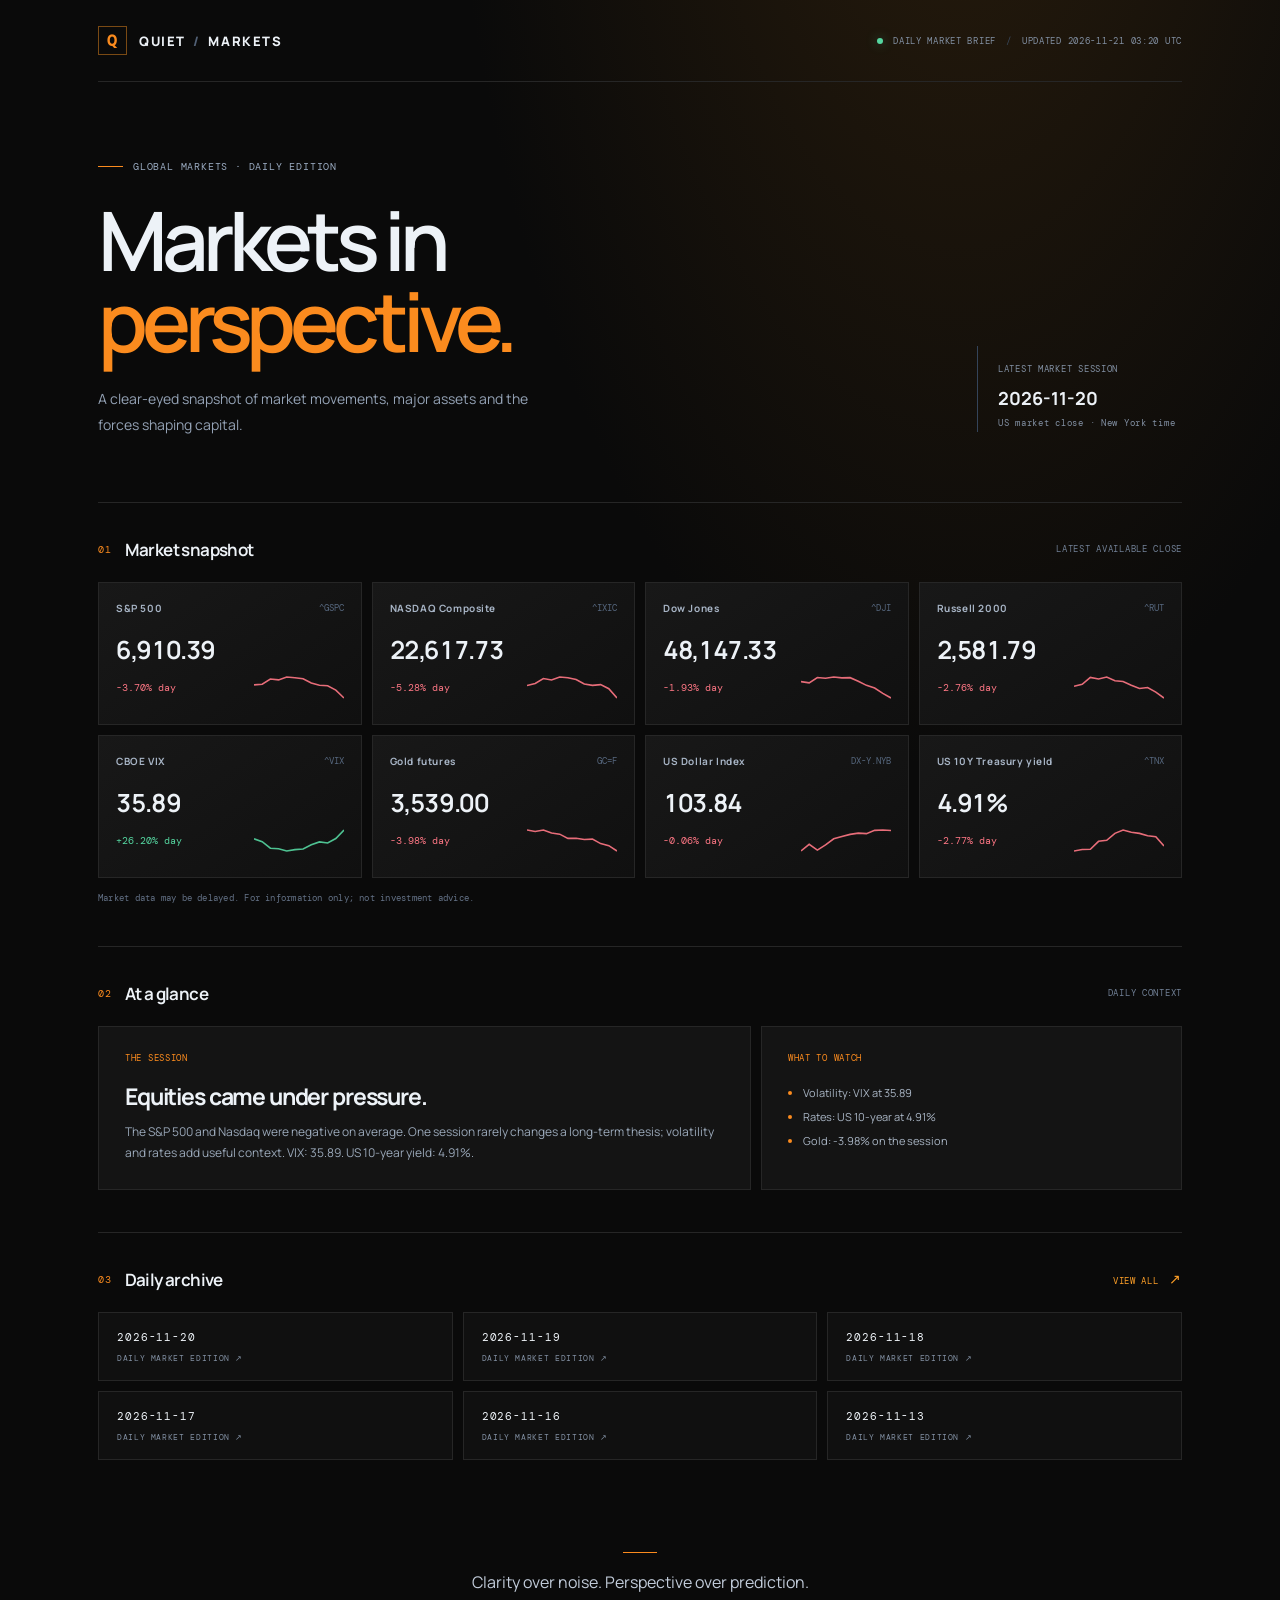
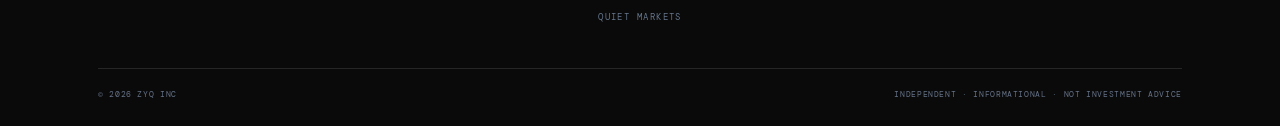
<file: index.html>
<!doctype html>
<html lang="en" data-theme="amber"><head>
<meta charset="utf-8"><meta name="viewport" content="width=device-width,initial-scale=1">
<meta name="theme-color" content="#080d16"><meta name="description" content="QUIET MARKETS — a daily snapshot of global markets.">
<title>QUIET MARKETS — Daily Market Overview</title>
<link rel="icon" href="/assets/favicon.svg" type="image/svg+xml">
<link rel="preconnect" href="https://fonts.googleapis.com"><link rel="preconnect" href="https://fonts.gstatic.com" crossorigin>
<link href="https://fonts.googleapis.com/css2?family=DM+Mono:wght@400;500&family=Manrope:wght@400;500;600;700;800&display=swap" rel="stylesheet">
<link rel="stylesheet" href="/assets/styles.css"></head>
<body><div class="shell">
<header class="topbar"><a class="brand" href="/"><span class="brand-mark">Q</span><span>QUIET <i>/</i> MARKETS</span></a>
<div class="top-meta"><span class="live-dot"></span> DAILY MARKET BRIEF <span class="top-divider">/</span><span id="updated-at">LOADING DATA</span></div></header>
<main>
<section class="hero"><div class="eyebrow"><span class="eyebrow-line"></span> GLOBAL MARKETS · DAILY EDITION</div>
<div class="hero-row"><div><h1>Markets in<br><em>perspective.</em></h1>
<p class="hero-copy">A clear-eyed snapshot of market movements, major assets and the forces shaping capital.</p></div>
<div class="date-panel"><div class="date-label">LATEST MARKET SESSION</div><div class="date-value" id="session-date">—</div><div class="date-sub">US market close · New York time</div></div></div></section>
<section class="section"><div class="section-heading"><div><span class="section-index">01</span><h2>Market snapshot</h2></div><span class="section-note">LATEST AVAILABLE CLOSE</span></div>
<div class="market-grid" id="market-grid"><div class="loading-card">Loading market data<span class="loader"></span></div></div>
<p class="data-note" id="data-note">Market data may be delayed. For information only; not investment advice.</p></section>
<section class="section"><div class="section-heading"><div><span class="section-index">02</span><h2>At a glance</h2></div><span class="section-note">DAILY CONTEXT</span></div>
<div class="brief-grid"><article class="brief-main"><div class="brief-kicker">THE SESSION</div><h3 id="brief-title">Reading the market.</h3><p id="brief-text">The latest market summary will appear here after the daily data refresh.</p></article>
<aside class="brief-side"><div class="side-label">WHAT TO WATCH</div><ul id="watch-list"><li>Index breadth and volatility</li><li>Rates and the US dollar</li><li>Gold as a defensive asset</li></ul></aside></div></section>
<section class="section"><div class="section-heading"><div><span class="section-index">03</span><h2>Daily archive</h2></div><a class="text-link" href="/markets/">VIEW ALL <span>↗</span></a></div>
<div class="archive-list" id="archive-list"><div class="archive-empty">Daily editions will appear here as the site updates.</div></div></section>
<section class="closing"><div class="closing-line"></div><p>Clarity over noise. Perspective over prediction.</p><span>QUIET MARKETS</span></section>
</main><footer><span>© <span id="year"></span> ZYQ INC</span><span>INDEPENDENT · INFORMATIONAL · NOT INVESTMENT ADVICE</span></footer>
</div><script src="/assets/app.js" defer></script></body></html>
</file>
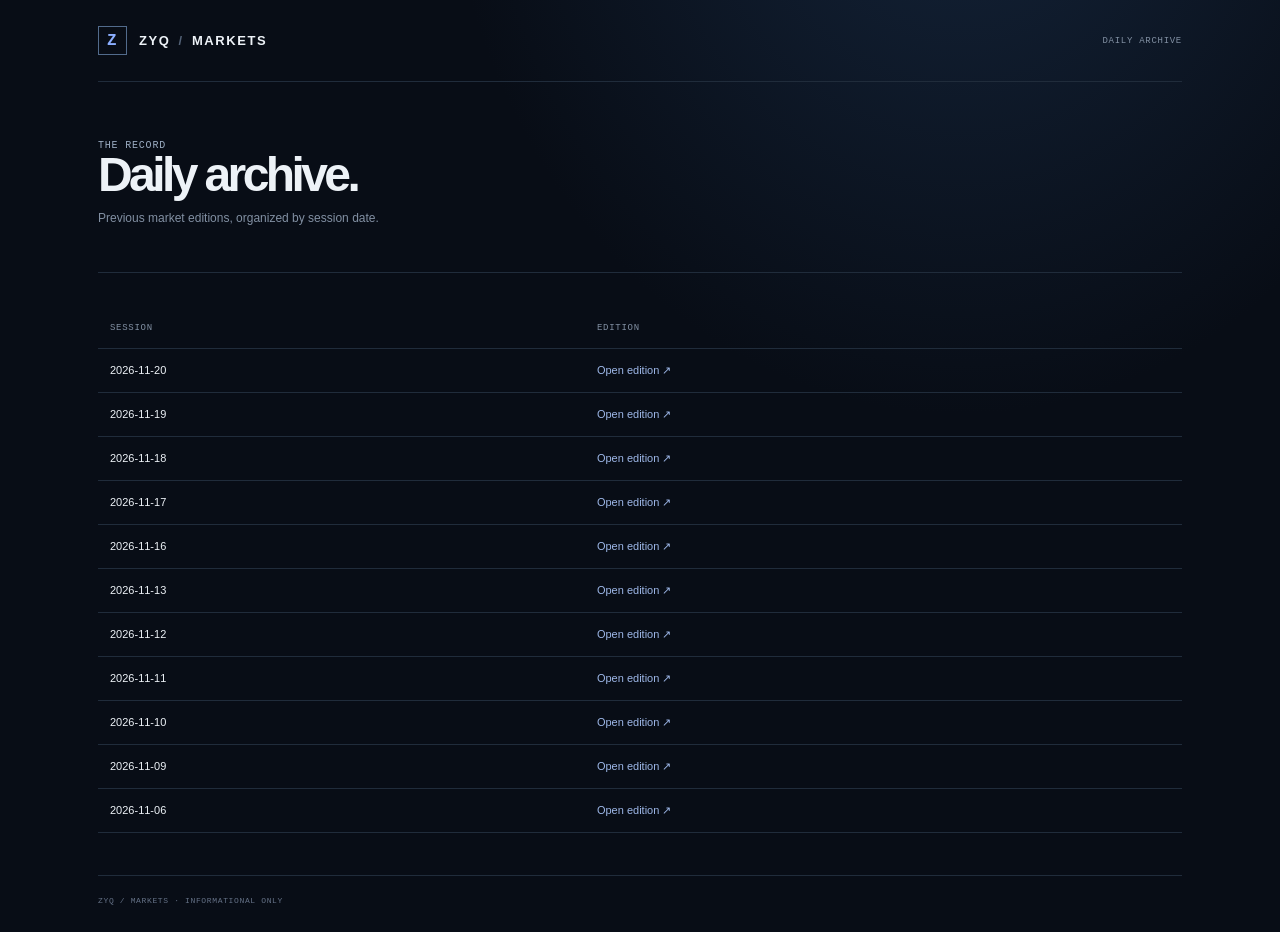
<file: markets/index.html>
<!doctype html><html lang="en"><head><meta charset="utf-8"><meta name="viewport" content="width=device-width,initial-scale=1"><title>Daily Archive — ZYQ / MARKETS</title><link rel="stylesheet" href="/assets/styles.css"></head><body><div class="shell"><header class="topbar"><a class="brand" href="/"><span class="brand-mark">Z</span><span>ZYQ <i>/</i> MARKETS</span></a><div class="top-meta">DAILY ARCHIVE</div></header><main><section class="page-head"><div class="eyebrow">THE RECORD</div><h1>Daily archive.</h1><p>Previous market editions, organized by session date.</p></section><section class="section"><table class="archive-table"><thead><tr><th>SESSION</th><th>EDITION</th></tr></thead><tbody><tr><td>2026-11-20</td><td><a href="/markets/2026-11-20/">Open edition ↗</a></td></tr><tr><td>2026-11-19</td><td><a href="/markets/2026-11-19/">Open edition ↗</a></td></tr><tr><td>2026-11-18</td><td><a href="/markets/2026-11-18/">Open edition ↗</a></td></tr><tr><td>2026-11-17</td><td><a href="/markets/2026-11-17/">Open edition ↗</a></td></tr><tr><td>2026-11-16</td><td><a href="/markets/2026-11-16/">Open edition ↗</a></td></tr><tr><td>2026-11-13</td><td><a href="/markets/2026-11-13/">Open edition ↗</a></td></tr><tr><td>2026-11-12</td><td><a href="/markets/2026-11-12/">Open edition ↗</a></td></tr><tr><td>2026-11-11</td><td><a href="/markets/2026-11-11/">Open edition ↗</a></td></tr><tr><td>2026-11-10</td><td><a href="/markets/2026-11-10/">Open edition ↗</a></td></tr><tr><td>2026-11-09</td><td><a href="/markets/2026-11-09/">Open edition ↗</a></td></tr><tr><td>2026-11-06</td><td><a href="/markets/2026-11-06/">Open edition ↗</a></td></tr></tbody></table></section></main><footer>ZYQ / MARKETS · INFORMATIONAL ONLY</footer></div></body></html>
</file>
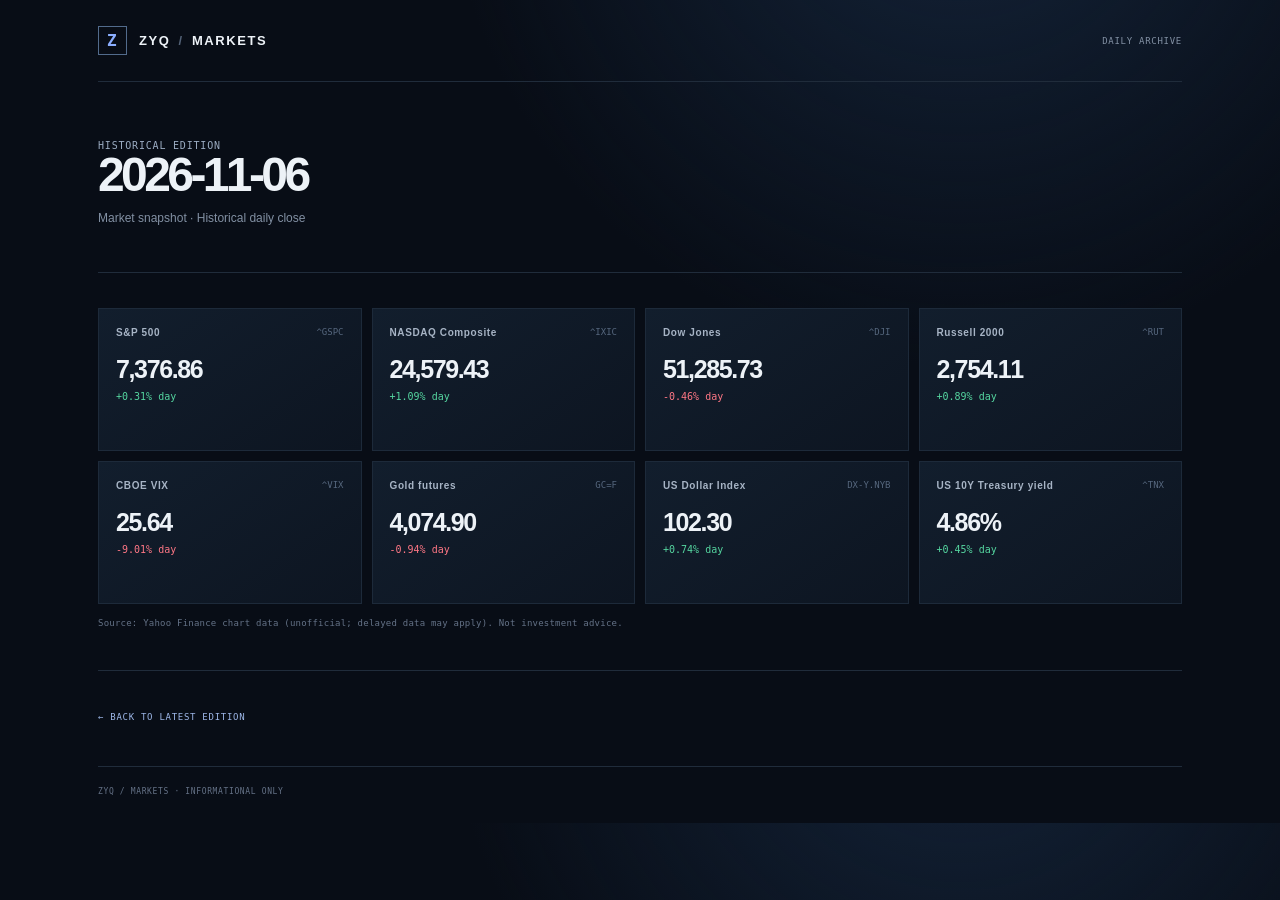
<file: markets/2026-11-06/index.html>
<!doctype html><html lang="en"><head><meta charset="utf-8"><meta name="viewport" content="width=device-width,initial-scale=1"><title>2026-11-06 — ZYQ / MARKETS</title><link rel="stylesheet" href="/assets/styles.css"></head><body><div class="shell"><header class="topbar"><a class="brand" href="/"><span class="brand-mark">Z</span><span>ZYQ <i>/</i> MARKETS</span></a><div class="top-meta">DAILY ARCHIVE</div></header><main><section class="page-head"><div class="eyebrow">HISTORICAL EDITION</div><h1>2026-11-06</h1><p>Market snapshot · Historical daily close</p></section><section class="section"><div class="market-grid" id="grid"></div><p class="data-note">Source: Yahoo Finance chart data (unofficial; delayed data may apply). Not investment advice.</p></section><section class="section"><a class="text-link" href="/">← BACK TO LATEST EDITION</a></section></main><footer>ZYQ / MARKETS · INFORMATIONAL ONLY</footer></div><script>fetch("./market.json").then(r=>r.json()).then(d=>{document.querySelector("h1").textContent=d.session_date;document.getElementById("grid").innerHTML=d.items.map(x=>{let c=x.change_pct,cl=c>0?"positive":c<0?"negative":"neutral",v=Number(x.value).toLocaleString("en-US",{maximumFractionDigits:2,minimumFractionDigits:2});return `<article class="market-card"><div class="card-top"><span class="card-name">${x.name}</span><span class="card-symbol">${x.symbol}</span></div><div class="card-value">${v}${x.unit==="%"?"%":""}</div><div class="change ${cl}">${c>0?"+":""}${c.toFixed(2)}% day</div></article>`}).join("")});</script></body></html>
</file>
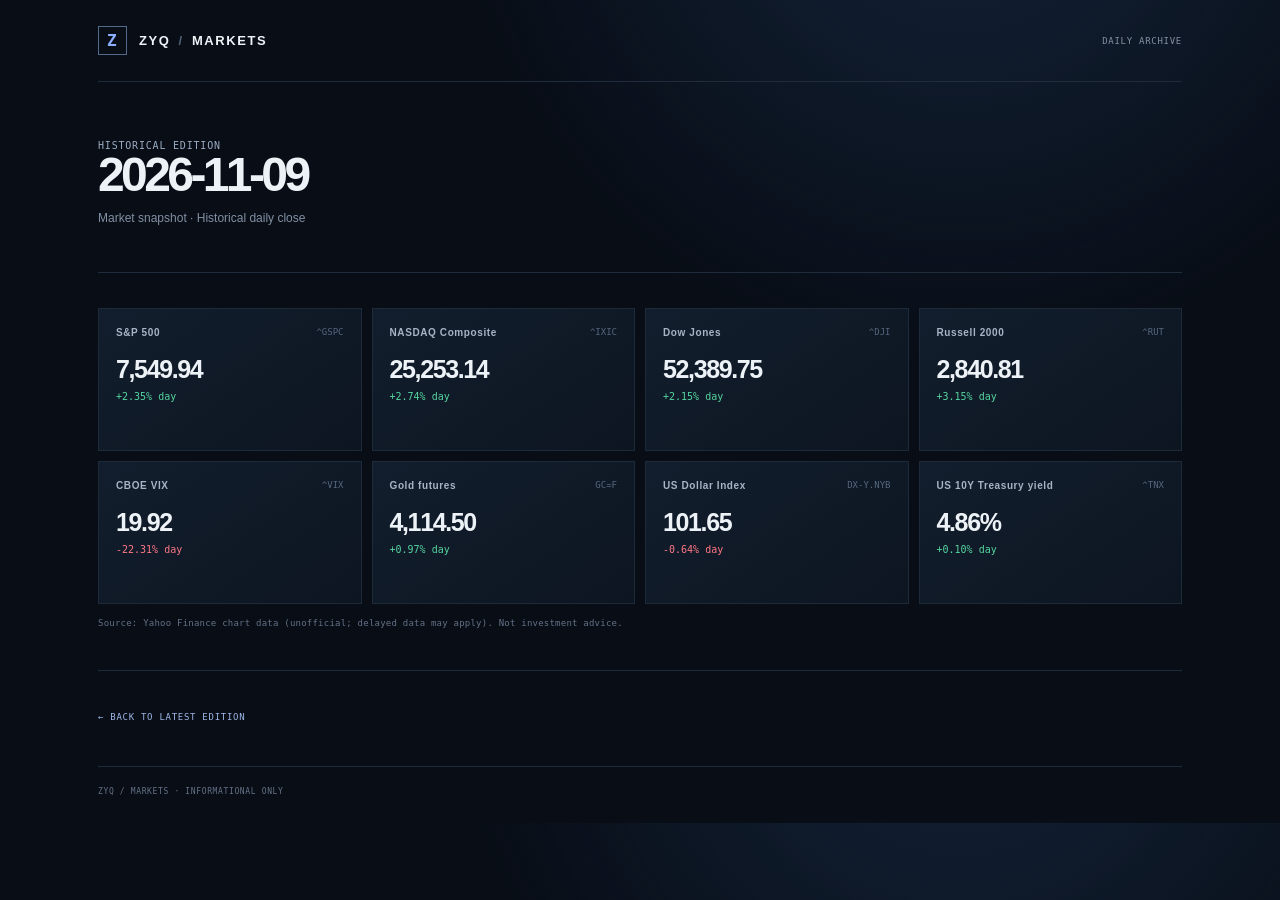
<file: markets/2026-11-09/index.html>
<!doctype html><html lang="en"><head><meta charset="utf-8"><meta name="viewport" content="width=device-width,initial-scale=1"><title>2026-11-09 — ZYQ / MARKETS</title><link rel="stylesheet" href="/assets/styles.css"></head><body><div class="shell"><header class="topbar"><a class="brand" href="/"><span class="brand-mark">Z</span><span>ZYQ <i>/</i> MARKETS</span></a><div class="top-meta">DAILY ARCHIVE</div></header><main><section class="page-head"><div class="eyebrow">HISTORICAL EDITION</div><h1>2026-11-09</h1><p>Market snapshot · Historical daily close</p></section><section class="section"><div class="market-grid" id="grid"></div><p class="data-note">Source: Yahoo Finance chart data (unofficial; delayed data may apply). Not investment advice.</p></section><section class="section"><a class="text-link" href="/">← BACK TO LATEST EDITION</a></section></main><footer>ZYQ / MARKETS · INFORMATIONAL ONLY</footer></div><script>fetch("./market.json").then(r=>r.json()).then(d=>{document.querySelector("h1").textContent=d.session_date;document.getElementById("grid").innerHTML=d.items.map(x=>{let c=x.change_pct,cl=c>0?"positive":c<0?"negative":"neutral",v=Number(x.value).toLocaleString("en-US",{maximumFractionDigits:2,minimumFractionDigits:2});return `<article class="market-card"><div class="card-top"><span class="card-name">${x.name}</span><span class="card-symbol">${x.symbol}</span></div><div class="card-value">${v}${x.unit==="%"?"%":""}</div><div class="change ${cl}">${c>0?"+":""}${c.toFixed(2)}% day</div></article>`}).join("")});</script></body></html>
</file>
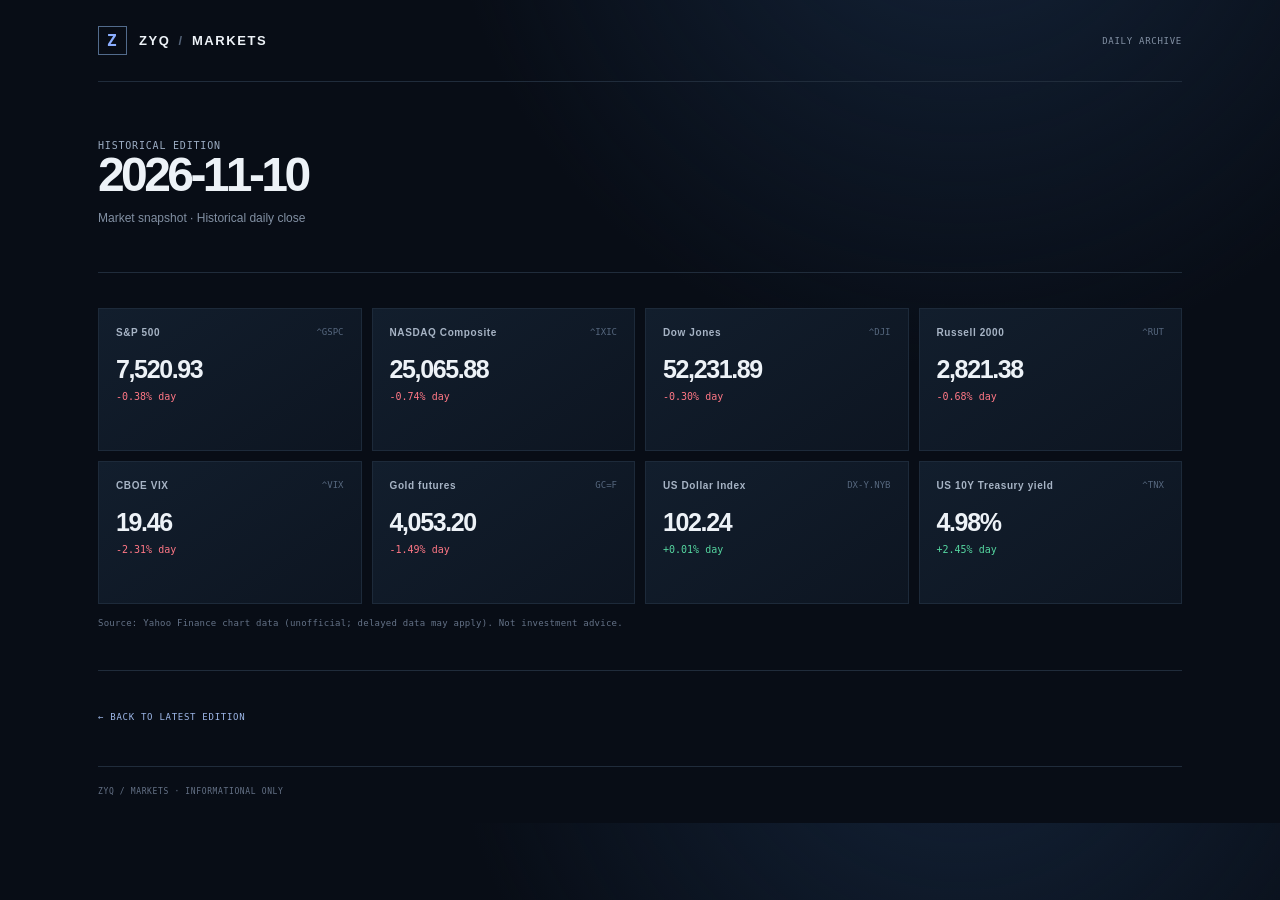
<file: markets/2026-11-10/index.html>
<!doctype html><html lang="en"><head><meta charset="utf-8"><meta name="viewport" content="width=device-width,initial-scale=1"><title>2026-11-10 — ZYQ / MARKETS</title><link rel="stylesheet" href="/assets/styles.css"></head><body><div class="shell"><header class="topbar"><a class="brand" href="/"><span class="brand-mark">Z</span><span>ZYQ <i>/</i> MARKETS</span></a><div class="top-meta">DAILY ARCHIVE</div></header><main><section class="page-head"><div class="eyebrow">HISTORICAL EDITION</div><h1>2026-11-10</h1><p>Market snapshot · Historical daily close</p></section><section class="section"><div class="market-grid" id="grid"></div><p class="data-note">Source: Yahoo Finance chart data (unofficial; delayed data may apply). Not investment advice.</p></section><section class="section"><a class="text-link" href="/">← BACK TO LATEST EDITION</a></section></main><footer>ZYQ / MARKETS · INFORMATIONAL ONLY</footer></div><script>fetch("./market.json").then(r=>r.json()).then(d=>{document.querySelector("h1").textContent=d.session_date;document.getElementById("grid").innerHTML=d.items.map(x=>{let c=x.change_pct,cl=c>0?"positive":c<0?"negative":"neutral",v=Number(x.value).toLocaleString("en-US",{maximumFractionDigits:2,minimumFractionDigits:2});return `<article class="market-card"><div class="card-top"><span class="card-name">${x.name}</span><span class="card-symbol">${x.symbol}</span></div><div class="card-value">${v}${x.unit==="%"?"%":""}</div><div class="change ${cl}">${c>0?"+":""}${c.toFixed(2)}% day</div></article>`}).join("")});</script></body></html>
</file>
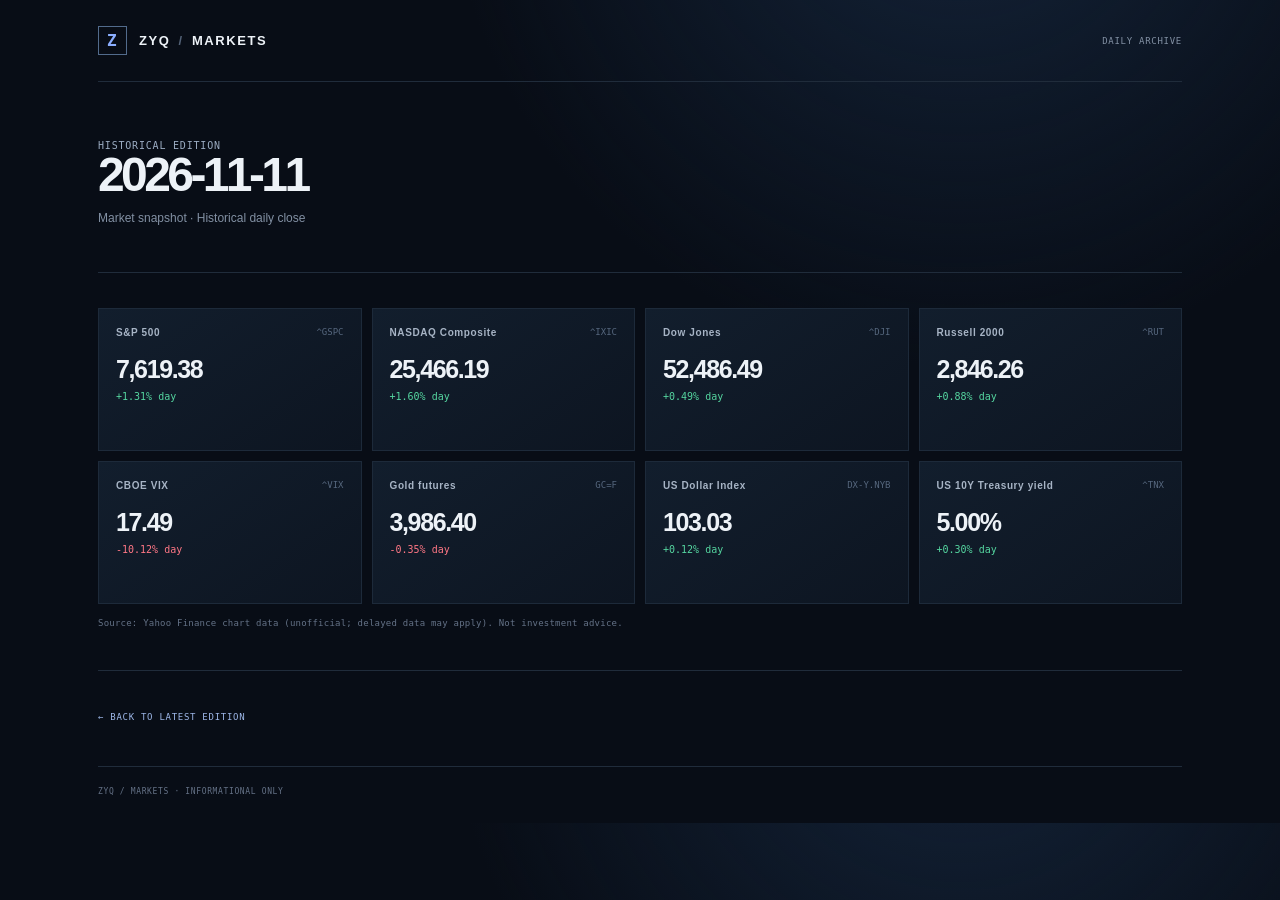
<file: markets/2026-11-11/index.html>
<!doctype html><html lang="en"><head><meta charset="utf-8"><meta name="viewport" content="width=device-width,initial-scale=1"><title>2026-11-11 — ZYQ / MARKETS</title><link rel="stylesheet" href="/assets/styles.css"></head><body><div class="shell"><header class="topbar"><a class="brand" href="/"><span class="brand-mark">Z</span><span>ZYQ <i>/</i> MARKETS</span></a><div class="top-meta">DAILY ARCHIVE</div></header><main><section class="page-head"><div class="eyebrow">HISTORICAL EDITION</div><h1>2026-11-11</h1><p>Market snapshot · Historical daily close</p></section><section class="section"><div class="market-grid" id="grid"></div><p class="data-note">Source: Yahoo Finance chart data (unofficial; delayed data may apply). Not investment advice.</p></section><section class="section"><a class="text-link" href="/">← BACK TO LATEST EDITION</a></section></main><footer>ZYQ / MARKETS · INFORMATIONAL ONLY</footer></div><script>fetch("./market.json").then(r=>r.json()).then(d=>{document.querySelector("h1").textContent=d.session_date;document.getElementById("grid").innerHTML=d.items.map(x=>{let c=x.change_pct,cl=c>0?"positive":c<0?"negative":"neutral",v=Number(x.value).toLocaleString("en-US",{maximumFractionDigits:2,minimumFractionDigits:2});return `<article class="market-card"><div class="card-top"><span class="card-name">${x.name}</span><span class="card-symbol">${x.symbol}</span></div><div class="card-value">${v}${x.unit==="%"?"%":""}</div><div class="change ${cl}">${c>0?"+":""}${c.toFixed(2)}% day</div></article>`}).join("")});</script></body></html>
</file>
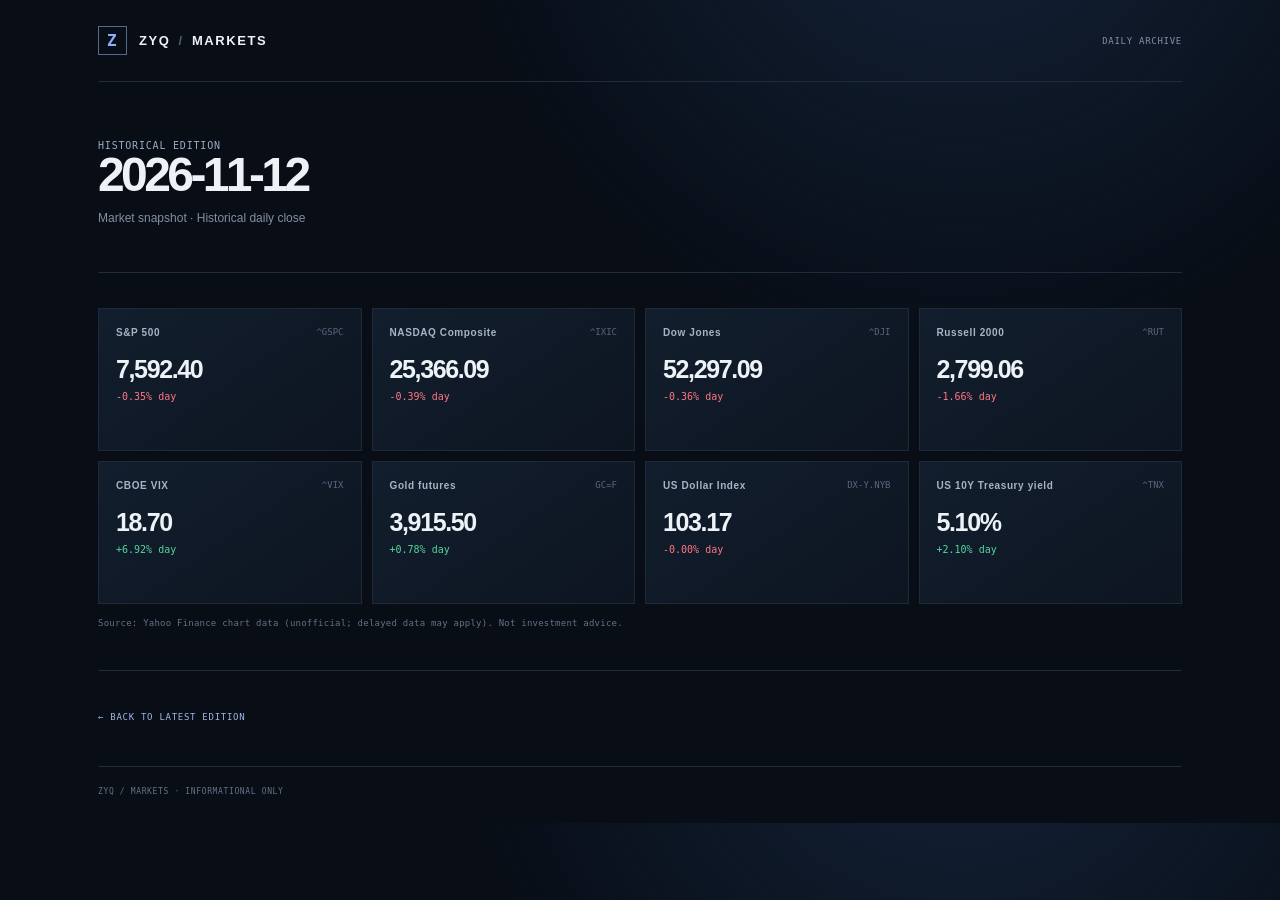
<file: markets/2026-11-12/index.html>
<!doctype html><html lang="en"><head><meta charset="utf-8"><meta name="viewport" content="width=device-width,initial-scale=1"><title>2026-11-12 — ZYQ / MARKETS</title><link rel="stylesheet" href="/assets/styles.css"></head><body><div class="shell"><header class="topbar"><a class="brand" href="/"><span class="brand-mark">Z</span><span>ZYQ <i>/</i> MARKETS</span></a><div class="top-meta">DAILY ARCHIVE</div></header><main><section class="page-head"><div class="eyebrow">HISTORICAL EDITION</div><h1>2026-11-12</h1><p>Market snapshot · Historical daily close</p></section><section class="section"><div class="market-grid" id="grid"></div><p class="data-note">Source: Yahoo Finance chart data (unofficial; delayed data may apply). Not investment advice.</p></section><section class="section"><a class="text-link" href="/">← BACK TO LATEST EDITION</a></section></main><footer>ZYQ / MARKETS · INFORMATIONAL ONLY</footer></div><script>fetch("./market.json").then(r=>r.json()).then(d=>{document.querySelector("h1").textContent=d.session_date;document.getElementById("grid").innerHTML=d.items.map(x=>{let c=x.change_pct,cl=c>0?"positive":c<0?"negative":"neutral",v=Number(x.value).toLocaleString("en-US",{maximumFractionDigits:2,minimumFractionDigits:2});return `<article class="market-card"><div class="card-top"><span class="card-name">${x.name}</span><span class="card-symbol">${x.symbol}</span></div><div class="card-value">${v}${x.unit==="%"?"%":""}</div><div class="change ${cl}">${c>0?"+":""}${c.toFixed(2)}% day</div></article>`}).join("")});</script></body></html>
</file>
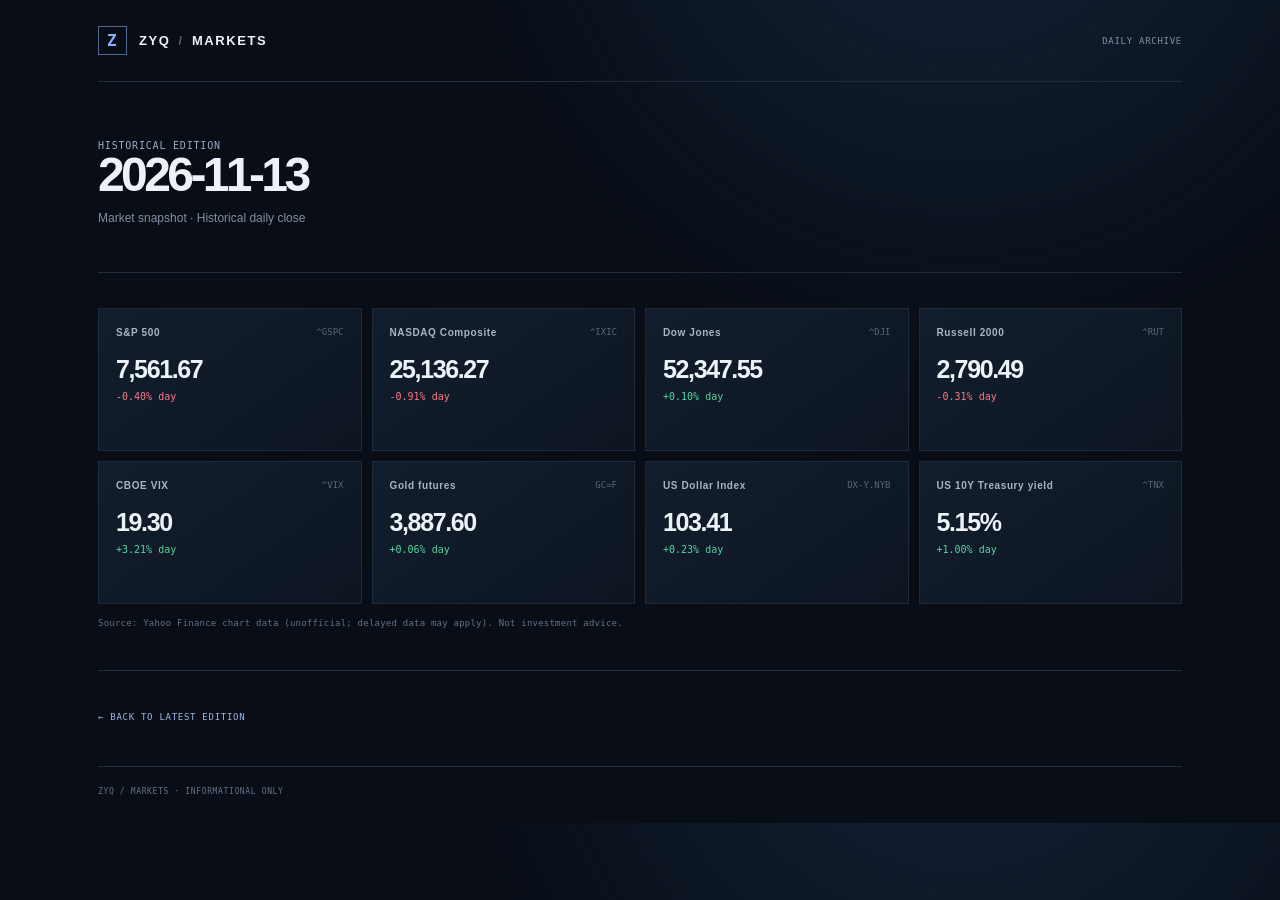
<file: markets/2026-11-13/index.html>
<!doctype html><html lang="en"><head><meta charset="utf-8"><meta name="viewport" content="width=device-width,initial-scale=1"><title>2026-11-13 — ZYQ / MARKETS</title><link rel="stylesheet" href="/assets/styles.css"></head><body><div class="shell"><header class="topbar"><a class="brand" href="/"><span class="brand-mark">Z</span><span>ZYQ <i>/</i> MARKETS</span></a><div class="top-meta">DAILY ARCHIVE</div></header><main><section class="page-head"><div class="eyebrow">HISTORICAL EDITION</div><h1>2026-11-13</h1><p>Market snapshot · Historical daily close</p></section><section class="section"><div class="market-grid" id="grid"></div><p class="data-note">Source: Yahoo Finance chart data (unofficial; delayed data may apply). Not investment advice.</p></section><section class="section"><a class="text-link" href="/">← BACK TO LATEST EDITION</a></section></main><footer>ZYQ / MARKETS · INFORMATIONAL ONLY</footer></div><script>fetch("./market.json").then(r=>r.json()).then(d=>{document.querySelector("h1").textContent=d.session_date;document.getElementById("grid").innerHTML=d.items.map(x=>{let c=x.change_pct,cl=c>0?"positive":c<0?"negative":"neutral",v=Number(x.value).toLocaleString("en-US",{maximumFractionDigits:2,minimumFractionDigits:2});return `<article class="market-card"><div class="card-top"><span class="card-name">${x.name}</span><span class="card-symbol">${x.symbol}</span></div><div class="card-value">${v}${x.unit==="%"?"%":""}</div><div class="change ${cl}">${c>0?"+":""}${c.toFixed(2)}% day</div></article>`}).join("")});</script></body></html>
</file>
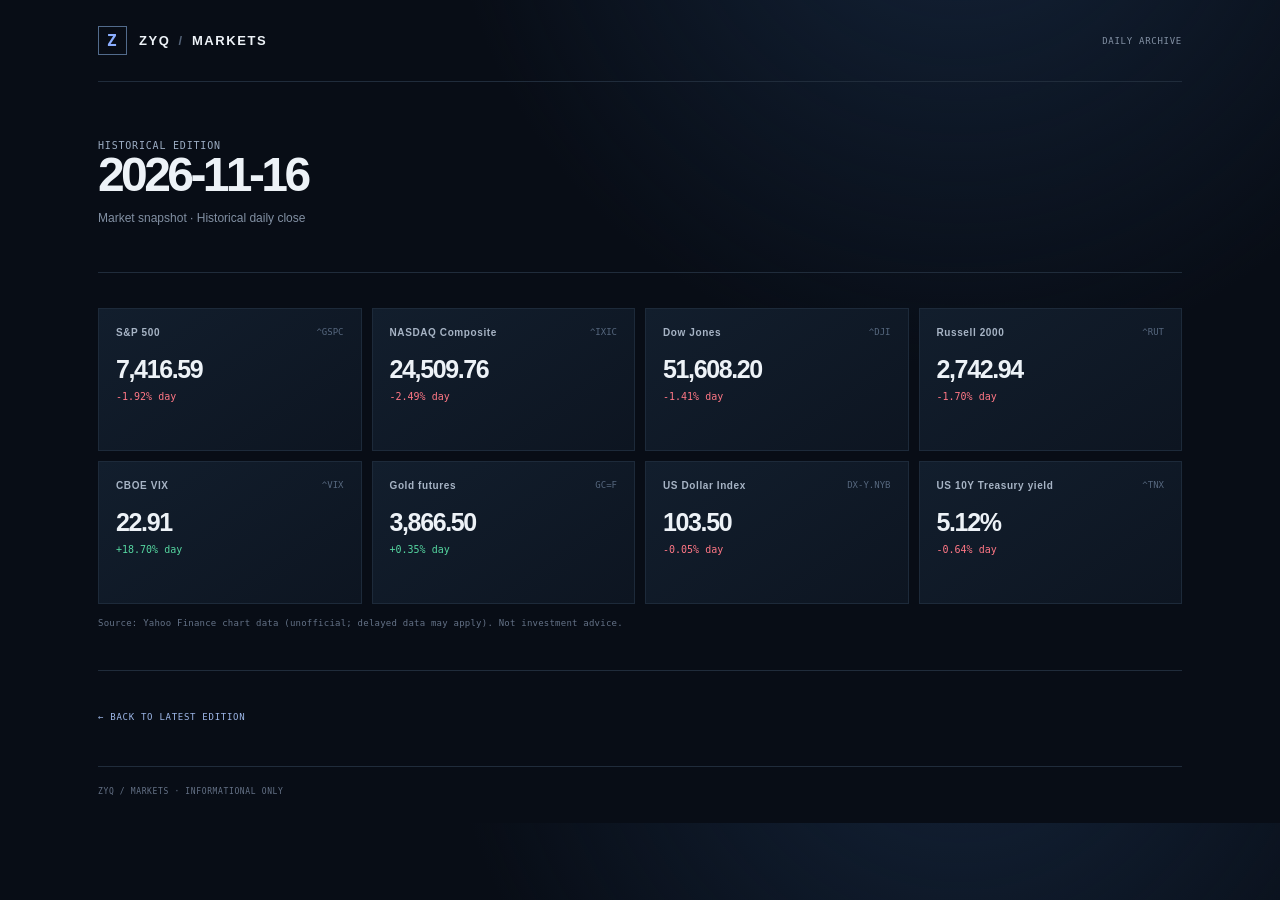
<file: markets/2026-11-16/index.html>
<!doctype html><html lang="en"><head><meta charset="utf-8"><meta name="viewport" content="width=device-width,initial-scale=1"><title>2026-11-16 — ZYQ / MARKETS</title><link rel="stylesheet" href="/assets/styles.css"></head><body><div class="shell"><header class="topbar"><a class="brand" href="/"><span class="brand-mark">Z</span><span>ZYQ <i>/</i> MARKETS</span></a><div class="top-meta">DAILY ARCHIVE</div></header><main><section class="page-head"><div class="eyebrow">HISTORICAL EDITION</div><h1>2026-11-16</h1><p>Market snapshot · Historical daily close</p></section><section class="section"><div class="market-grid" id="grid"></div><p class="data-note">Source: Yahoo Finance chart data (unofficial; delayed data may apply). Not investment advice.</p></section><section class="section"><a class="text-link" href="/">← BACK TO LATEST EDITION</a></section></main><footer>ZYQ / MARKETS · INFORMATIONAL ONLY</footer></div><script>fetch("./market.json").then(r=>r.json()).then(d=>{document.querySelector("h1").textContent=d.session_date;document.getElementById("grid").innerHTML=d.items.map(x=>{let c=x.change_pct,cl=c>0?"positive":c<0?"negative":"neutral",v=Number(x.value).toLocaleString("en-US",{maximumFractionDigits:2,minimumFractionDigits:2});return `<article class="market-card"><div class="card-top"><span class="card-name">${x.name}</span><span class="card-symbol">${x.symbol}</span></div><div class="card-value">${v}${x.unit==="%"?"%":""}</div><div class="change ${cl}">${c>0?"+":""}${c.toFixed(2)}% day</div></article>`}).join("")});</script></body></html>
</file>
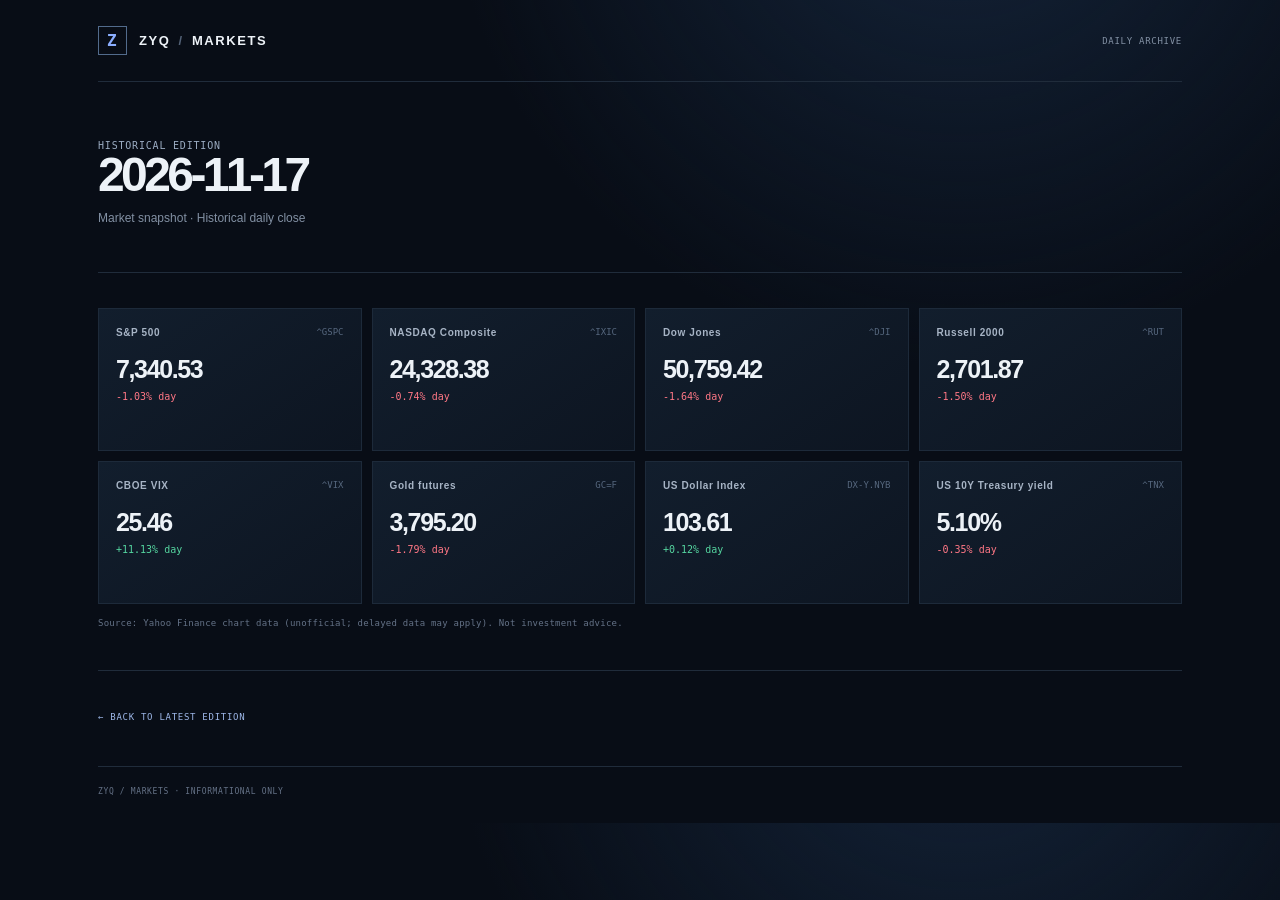
<file: markets/2026-11-17/index.html>
<!doctype html><html lang="en"><head><meta charset="utf-8"><meta name="viewport" content="width=device-width,initial-scale=1"><title>2026-11-17 — ZYQ / MARKETS</title><link rel="stylesheet" href="/assets/styles.css"></head><body><div class="shell"><header class="topbar"><a class="brand" href="/"><span class="brand-mark">Z</span><span>ZYQ <i>/</i> MARKETS</span></a><div class="top-meta">DAILY ARCHIVE</div></header><main><section class="page-head"><div class="eyebrow">HISTORICAL EDITION</div><h1>2026-11-17</h1><p>Market snapshot · Historical daily close</p></section><section class="section"><div class="market-grid" id="grid"></div><p class="data-note">Source: Yahoo Finance chart data (unofficial; delayed data may apply). Not investment advice.</p></section><section class="section"><a class="text-link" href="/">← BACK TO LATEST EDITION</a></section></main><footer>ZYQ / MARKETS · INFORMATIONAL ONLY</footer></div><script>fetch("./market.json").then(r=>r.json()).then(d=>{document.querySelector("h1").textContent=d.session_date;document.getElementById("grid").innerHTML=d.items.map(x=>{let c=x.change_pct,cl=c>0?"positive":c<0?"negative":"neutral",v=Number(x.value).toLocaleString("en-US",{maximumFractionDigits:2,minimumFractionDigits:2});return `<article class="market-card"><div class="card-top"><span class="card-name">${x.name}</span><span class="card-symbol">${x.symbol}</span></div><div class="card-value">${v}${x.unit==="%"?"%":""}</div><div class="change ${cl}">${c>0?"+":""}${c.toFixed(2)}% day</div></article>`}).join("")});</script></body></html>
</file>
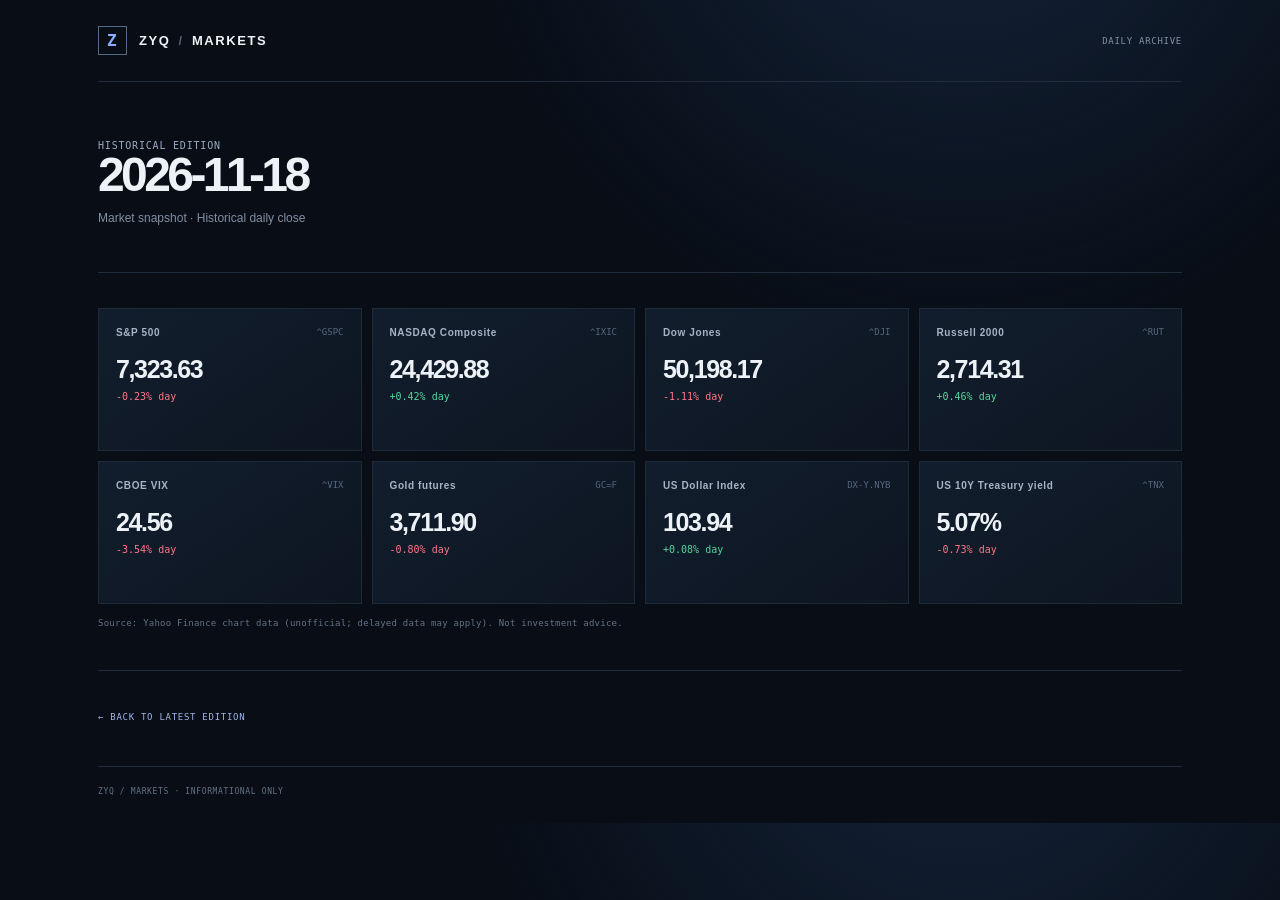
<file: markets/2026-11-18/index.html>
<!doctype html><html lang="en"><head><meta charset="utf-8"><meta name="viewport" content="width=device-width,initial-scale=1"><title>2026-11-18 — ZYQ / MARKETS</title><link rel="stylesheet" href="/assets/styles.css"></head><body><div class="shell"><header class="topbar"><a class="brand" href="/"><span class="brand-mark">Z</span><span>ZYQ <i>/</i> MARKETS</span></a><div class="top-meta">DAILY ARCHIVE</div></header><main><section class="page-head"><div class="eyebrow">HISTORICAL EDITION</div><h1>2026-11-18</h1><p>Market snapshot · Historical daily close</p></section><section class="section"><div class="market-grid" id="grid"></div><p class="data-note">Source: Yahoo Finance chart data (unofficial; delayed data may apply). Not investment advice.</p></section><section class="section"><a class="text-link" href="/">← BACK TO LATEST EDITION</a></section></main><footer>ZYQ / MARKETS · INFORMATIONAL ONLY</footer></div><script>fetch("./market.json").then(r=>r.json()).then(d=>{document.querySelector("h1").textContent=d.session_date;document.getElementById("grid").innerHTML=d.items.map(x=>{let c=x.change_pct,cl=c>0?"positive":c<0?"negative":"neutral",v=Number(x.value).toLocaleString("en-US",{maximumFractionDigits:2,minimumFractionDigits:2});return `<article class="market-card"><div class="card-top"><span class="card-name">${x.name}</span><span class="card-symbol">${x.symbol}</span></div><div class="card-value">${v}${x.unit==="%"?"%":""}</div><div class="change ${cl}">${c>0?"+":""}${c.toFixed(2)}% day</div></article>`}).join("")});</script></body></html>
</file>
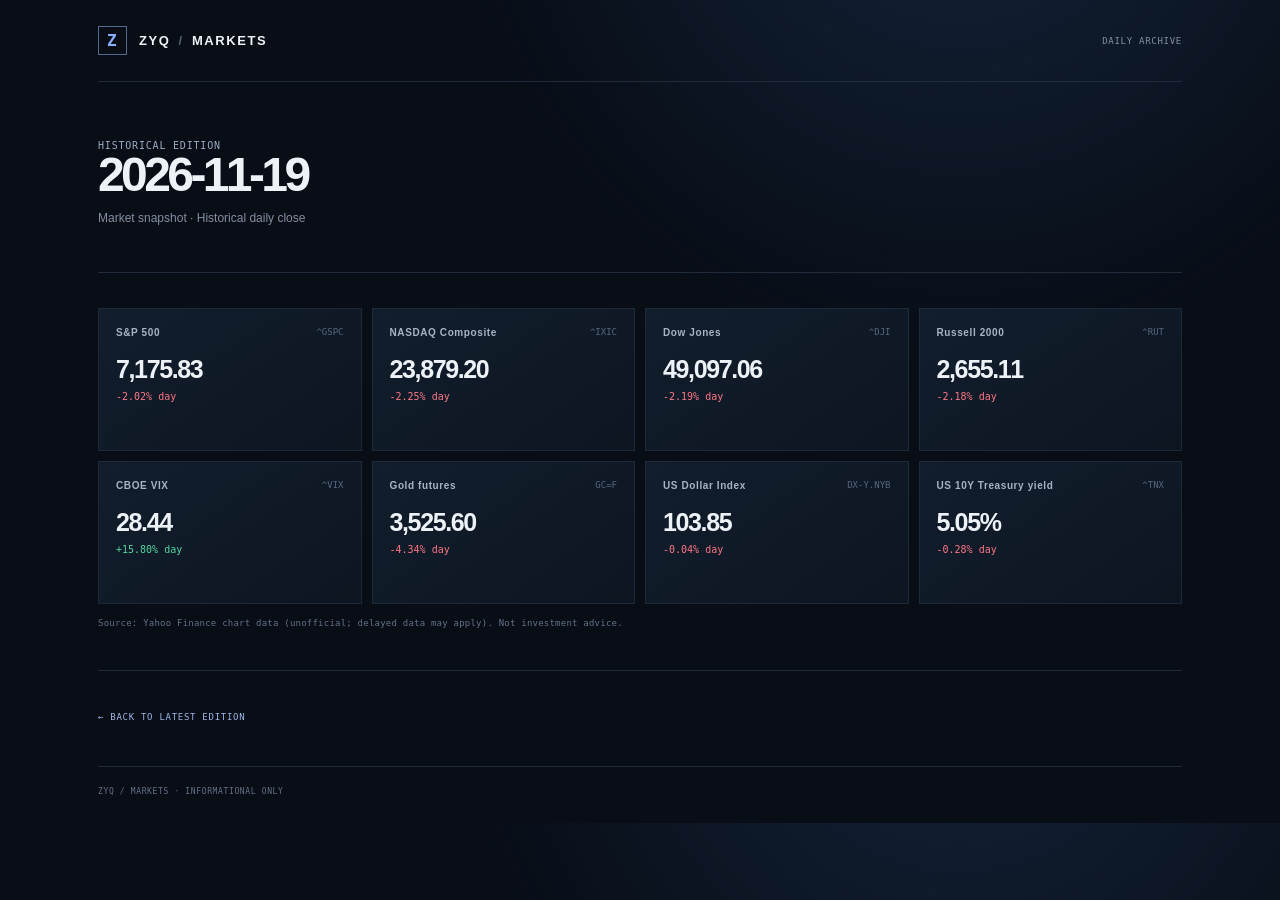
<file: markets/2026-11-19/index.html>
<!doctype html><html lang="en"><head><meta charset="utf-8"><meta name="viewport" content="width=device-width,initial-scale=1"><title>2026-11-19 — ZYQ / MARKETS</title><link rel="stylesheet" href="/assets/styles.css"></head><body><div class="shell"><header class="topbar"><a class="brand" href="/"><span class="brand-mark">Z</span><span>ZYQ <i>/</i> MARKETS</span></a><div class="top-meta">DAILY ARCHIVE</div></header><main><section class="page-head"><div class="eyebrow">HISTORICAL EDITION</div><h1>2026-11-19</h1><p>Market snapshot · Historical daily close</p></section><section class="section"><div class="market-grid" id="grid"></div><p class="data-note">Source: Yahoo Finance chart data (unofficial; delayed data may apply). Not investment advice.</p></section><section class="section"><a class="text-link" href="/">← BACK TO LATEST EDITION</a></section></main><footer>ZYQ / MARKETS · INFORMATIONAL ONLY</footer></div><script>fetch("./market.json").then(r=>r.json()).then(d=>{document.querySelector("h1").textContent=d.session_date;document.getElementById("grid").innerHTML=d.items.map(x=>{let c=x.change_pct,cl=c>0?"positive":c<0?"negative":"neutral",v=Number(x.value).toLocaleString("en-US",{maximumFractionDigits:2,minimumFractionDigits:2});return `<article class="market-card"><div class="card-top"><span class="card-name">${x.name}</span><span class="card-symbol">${x.symbol}</span></div><div class="card-value">${v}${x.unit==="%"?"%":""}</div><div class="change ${cl}">${c>0?"+":""}${c.toFixed(2)}% day</div></article>`}).join("")});</script></body></html>
</file>
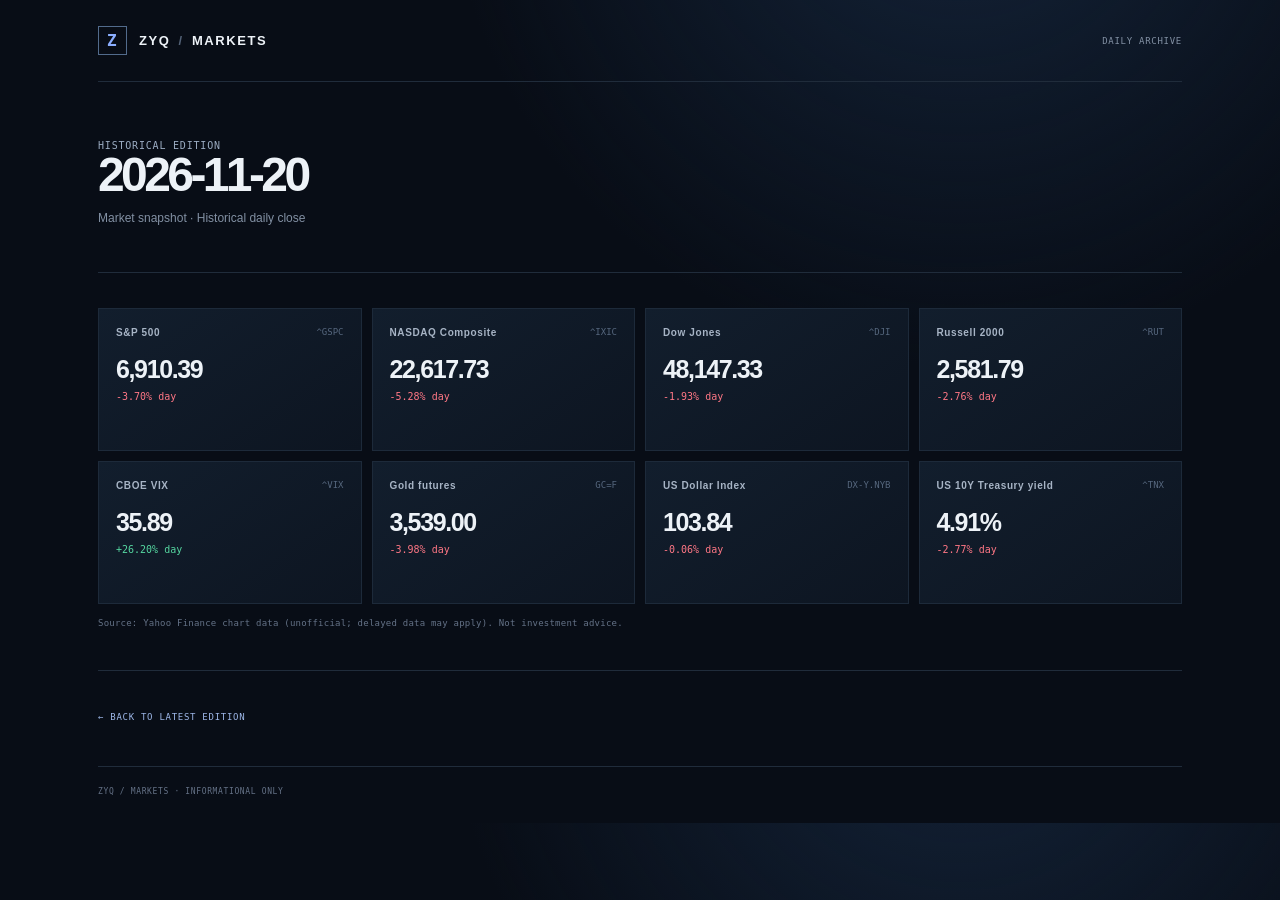
<file: markets/2026-11-20/index.html>
<!doctype html><html lang="en"><head><meta charset="utf-8"><meta name="viewport" content="width=device-width,initial-scale=1"><title>2026-11-20 — ZYQ / MARKETS</title><link rel="stylesheet" href="/assets/styles.css"></head><body><div class="shell"><header class="topbar"><a class="brand" href="/"><span class="brand-mark">Z</span><span>ZYQ <i>/</i> MARKETS</span></a><div class="top-meta">DAILY ARCHIVE</div></header><main><section class="page-head"><div class="eyebrow">HISTORICAL EDITION</div><h1>2026-11-20</h1><p>Market snapshot · Historical daily close</p></section><section class="section"><div class="market-grid" id="grid"></div><p class="data-note">Source: Yahoo Finance chart data (unofficial; delayed data may apply). Not investment advice.</p></section><section class="section"><a class="text-link" href="/">← BACK TO LATEST EDITION</a></section></main><footer>ZYQ / MARKETS · INFORMATIONAL ONLY</footer></div><script>fetch("./market.json").then(r=>r.json()).then(d=>{document.querySelector("h1").textContent=d.session_date;document.getElementById("grid").innerHTML=d.items.map(x=>{let c=x.change_pct,cl=c>0?"positive":c<0?"negative":"neutral",v=Number(x.value).toLocaleString("en-US",{maximumFractionDigits:2,minimumFractionDigits:2});return `<article class="market-card"><div class="card-top"><span class="card-name">${x.name}</span><span class="card-symbol">${x.symbol}</span></div><div class="card-value">${v}${x.unit==="%"?"%":""}</div><div class="change ${cl}">${c>0?"+":""}${c.toFixed(2)}% day</div></article>`}).join("")});</script></body></html>
</file>
<file: assets/styles.css>
/* ===== THEMES =====
   Default = original blue. Amber is switched on with <html data-theme="amber">.
   To revert: remove the data-theme attribute (or set it to "blue"). */
:root{--accent:#8baeff;--accent-soft:#9eb8e9;--accent-dim:#526b8c;--glow:#14243a;--card-a:#121e2d;--card-b:#0d1521;--card-line:#1d2a3a}
:root[data-theme="amber"]{--accent:#FB8B1E;--accent-soft:#FFA028;--accent-dim:#7a4a14;--bg:#0a0a0a;--panel:#141414;--panel2:#101010;--line:#262626;--glow:#2a1d0c;--card-a:#181818;--card-b:#101010;--card-line:#262626}
:root{color-scheme:dark;--bg:#080d16;--panel:#101927;--panel2:#0d1521;--line:#202c3b;--muted:#8290a3;--text:#edf2f7;--green:#55d6a0;--red:#ff7785;--mono:"DM Mono",monospace;--sans:"Manrope",sans-serif}
*{box-sizing:border-box}body{margin:0;background:radial-gradient(ellipse at 75% -20%,var(--glow) 0,transparent 38%),var(--bg);color:var(--text);font-family:var(--sans);-webkit-font-smoothing:antialiased}.shell{max-width:1160px;margin:auto;padding:0 38px}.topbar{height:82px;border-bottom:1px solid var(--line);display:flex;align-items:center;justify-content:space-between}.brand{display:flex;align-items:center;gap:12px;color:var(--text);text-decoration:none;font-weight:800;letter-spacing:.12em;font-size:13px}.brand i{font-style:normal;color:#526176;margin:0 3px}.brand-mark{width:29px;height:29px;border:1px solid var(--accent-dim);display:grid;place-items:center;color:var(--accent);font-family:var(--mono);font-size:16px}.top-meta,.eyebrow,.date-label,.date-sub,.section-note,.section-index,.brief-kicker,.side-label,.text-link,footer,.data-note,.archive-date,.archive-tag{font-family:var(--mono);letter-spacing:.08em}.top-meta{font-size:9px;color:var(--muted);display:flex;align-items:center;gap:10px}.live-dot{width:6px;height:6px;border-radius:50%;background:var(--green);box-shadow:0 0 12px #55d6a077}.top-divider{color:#39485c}.hero{padding:78px 0 65px}.eyebrow{display:flex;align-items:center;gap:10px;color:#9bacc2;font-size:10px}.eyebrow-line{height:1px;width:25px;background:var(--accent)}.hero-row{display:flex;align-items:flex-end;justify-content:space-between;gap:35px;margin-top:27px}h1{font-size:clamp(48px,7vw,82px);line-height:.99;letter-spacing:-.075em;margin:0;font-weight:600}h1 em{font-style:normal;color:var(--accent)}.hero-copy{max-width:440px;color:#94a2b5;font-size:14px;line-height:1.8;margin:24px 0 0}.date-panel{min-width:205px;padding:17px 0 3px 20px;border-left:1px solid #34445a;margin-bottom:5px}.date-label,.date-sub{font-size:9px;color:var(--muted)}.date-value{font-size:18px;font-weight:700;margin:11px 0 7px}.section{padding:35px 0 42px;border-top:1px solid var(--line)}.section-heading{display:flex;align-items:center;justify-content:space-between;margin-bottom:21px}.section-heading>div{display:flex;align-items:center;gap:13px}.section-index{font-size:10px;color:var(--accent)}h2{font-size:17px;letter-spacing:-.035em;margin:0;font-weight:650}.section-note{font-size:9px;color:#718096}.market-grid{display:grid;grid-template-columns:repeat(4,1fr);gap:10px}.market-card{background:linear-gradient(145deg,var(--card-a),var(--card-b));border:1px solid var(--card-line);padding:18px 17px 15px;min-height:143px}.card-top,.card-bottom{display:flex;justify-content:space-between;align-items:center;gap:8px}.card-name{font-size:10px;color:#a7b4c5;letter-spacing:.06em;font-weight:700}.card-symbol{font:9px var(--mono);color:#56677e}.card-value{font-size:25px;letter-spacing:-.055em;font-weight:650;margin:17px 0 7px;font-variant-numeric:tabular-nums}.change{font:10px var(--mono)}.positive{color:var(--green)}.negative{color:var(--red)}.neutral{color:var(--muted)}.spark{width:90px;height:27px;opacity:.9}.spark polyline{fill:none;stroke:var(--accent);stroke-width:1.6;vector-effect:non-scaling-stroke}.spark.positive polyline{stroke:var(--green)}.spark.negative polyline{stroke:var(--red)}.loading-card,.archive-empty{padding:24px;background:var(--panel);color:var(--muted);font-size:12px;grid-column:1/-1}.loader{display:inline-block;width:10px;height:10px;margin-left:12px;border:1px solid var(--accent);border-right-color:transparent;border-radius:50%;animation:spin .8s linear infinite}@keyframes spin{to{transform:rotate(360deg)}}.data-note{font-size:9px;color:#647287;margin:14px 0 0;letter-spacing:.025em}.brief-grid{display:grid;grid-template-columns:1.55fr 1fr;gap:10px}.brief-main,.brief-side{background:var(--panel);border:1px solid var(--card-line);padding:25px 26px}.brief-kicker,.side-label{font-size:9px;color:var(--accent)}.brief-main h3{font-size:23px;letter-spacing:-.05em;margin:16px 0 9px}.brief-main p{font-size:12px;line-height:1.8;color:#9aa8b9;margin:0}.brief-side ul{padding:0 0 0 15px;margin:17px 0 0;color:#a9b5c4;font-size:11px;line-height:2.2}.brief-side li::marker{color:var(--accent)}.text-link{font-size:9px;color:var(--accent-soft);text-decoration:none}.text-link span{font-size:14px;margin-left:5px}.archive-list{display:grid;grid-template-columns:repeat(3,1fr);gap:10px}.archive-item{padding:17px 18px;background:var(--panel2);border:1px solid var(--line);text-decoration:none;color:var(--text);display:block}.archive-item:hover{border-color:var(--accent)}.archive-date{font-size:11px}.archive-tag{font-size:8px;color:var(--muted);margin-top:9px}.closing{padding:50px 0 43px;text-align:center}.closing-line{width:34px;height:1px;background:var(--accent);margin:0 auto 18px}.closing p{font-size:16px;color:#c2ccda;margin:0 0 10px}.closing span{font:9px var(--mono);letter-spacing:.16em;color:#65758b}footer{border-top:1px solid var(--line);padding:20px 0 27px;display:flex;justify-content:space-between;gap:15px;font-size:8px;color:#657287}.page-head{padding:58px 0 35px}.page-head h1{font-size:48px}.page-head p{color:var(--muted);font-size:12px}.archive-table{width:100%;border-collapse:collapse}.archive-table th,.archive-table td{text-align:left;padding:15px 12px;border-bottom:1px solid var(--line);font-size:11px}.archive-table th{font:9px var(--mono);color:var(--muted);letter-spacing:.08em}.archive-table a{color:var(--accent-soft);text-decoration:none}
@media(max-width:800px){.shell{padding:0 22px}.market-grid{grid-template-columns:repeat(2,1fr)}.hero{padding:58px 0 48px}.hero-row{align-items:flex-start;flex-direction:column}.date-panel{margin-top:4px}.brief-grid{grid-template-columns:1fr}.archive-list{grid-template-columns:1fr 1fr}.top-meta{font-size:8px}}
@media(max-width:480px){.shell{padding:0 17px}.topbar{height:68px}.top-meta{gap:6px;font-size:7px}.brand{font-size:11px}.hero{padding:47px 0 42px}h1{font-size:54px}.market-grid{gap:7px}.market-card{padding:14px 12px;min-height:132px}.card-value{font-size:21px}.spark{width:55px}.archive-list{grid-template-columns:1fr}.section{padding:28px 0 32px}footer{flex-direction:column;line-height:1.7}.section-note{max-width:110px;text-align:right;line-height:1.5}}
</file>
